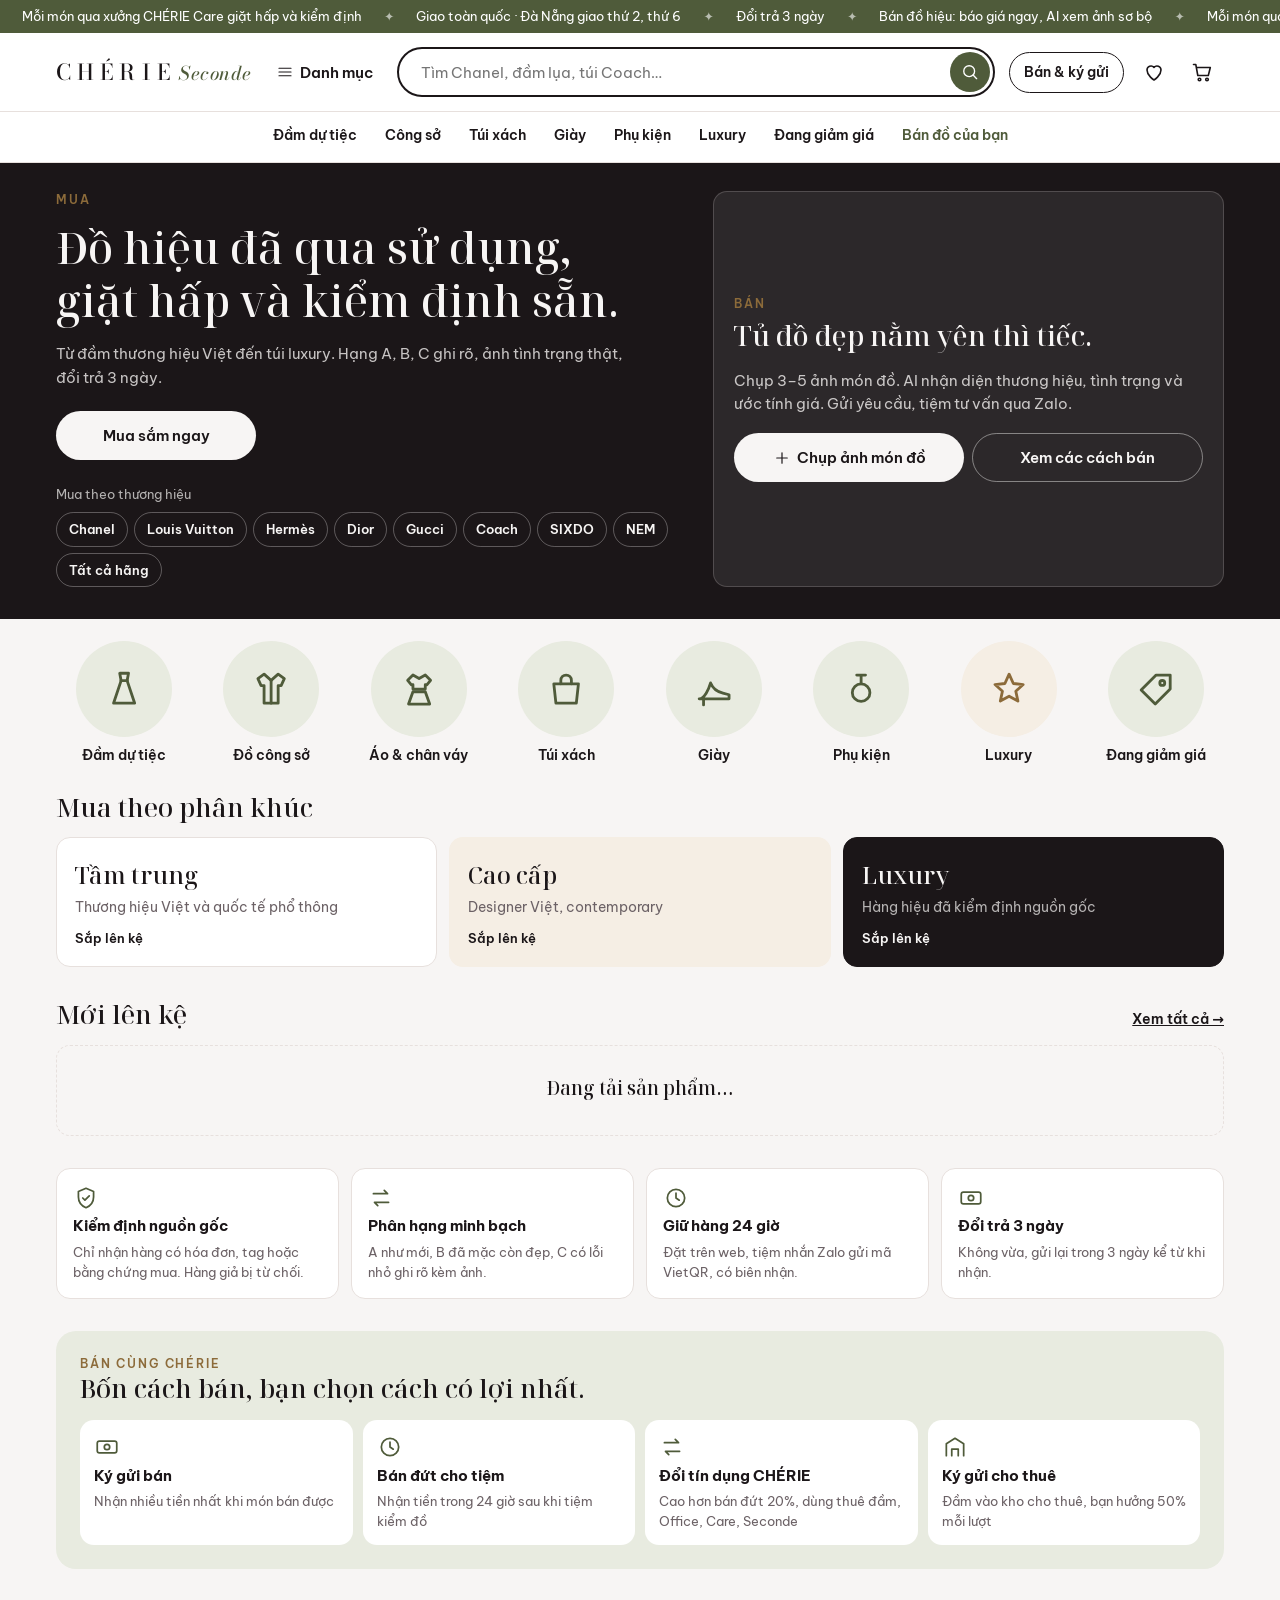
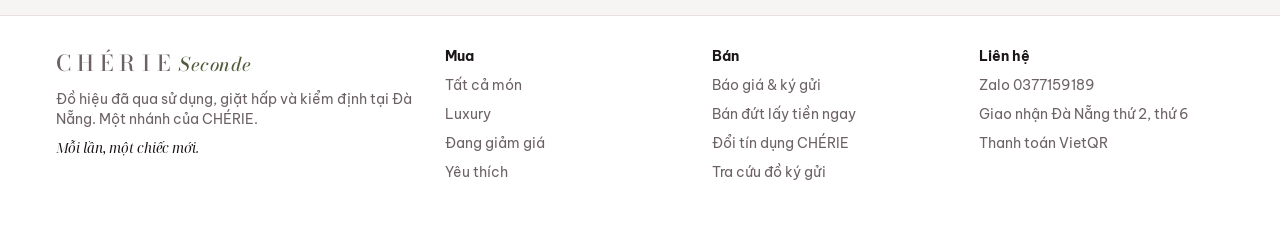
<file: index.html>
<!doctype html>
<html lang="vi">
<head>
<meta charset="utf-8">
<meta name="viewport" content="width=device-width,initial-scale=1,viewport-fit=cover">
<meta name="theme-color" content="#4F5B3A">
<link rel="preconnect" href="https://fonts.googleapis.com"><link rel="preconnect" href="https://fonts.gstatic.com" crossorigin>
<link rel="stylesheet" href="https://fonts.googleapis.com/css2?family=Bodoni+Moda:ital,opsz,wght@0,6..96,400..600;1,6..96,400&family=Noto+Serif+Display:ital,wght@0,400..600;1,400&family=Be+Vietnam+Pro:wght@400;500;600;700&display=swap">
<title>CHÉRIE Seconde · Đầm hiệu secondhand và ký gửi</title>
<meta name="description" content="Đầm thương hiệu Việt và hàng hiệu secondhand đã giặt hấp, phân hạng A/B/C rõ ràng, ảnh tình trạng thật. Giao toàn quốc, đổi trả 3 ngày. Nhận ký gửi đồ hiệu tại Đà Nẵng.">
<meta property="og:title" content="CHÉRIE Seconde">
<meta property="og:description" content="Đầm đẹp đã qua một mùa tiệc, giá chỉ bằng một phần. Ký gửi đồ hiệu cùng CHÉRIE.">
<meta property="og:url" content="https://2hand.cherie.io.vn/">
<link rel="canonical" href="https://2hand.cherie.io.vn/">
<link rel="stylesheet" href="seconde.css?v=11">
</head>
<body>
<div id="app"></div>
<div id="sheet" class="sheet" hidden><div class="in" id="sheetIn"></div></div>
<div id="toast" class="toast" hidden role="status"></div>
<script>window.SC_MODE="shop";</script>
<script src="config.js?v=2"></script>
<script src="api.js?v=2"></script>
<script src="app.js?v=13"></script>
</body>
</html>
</file>
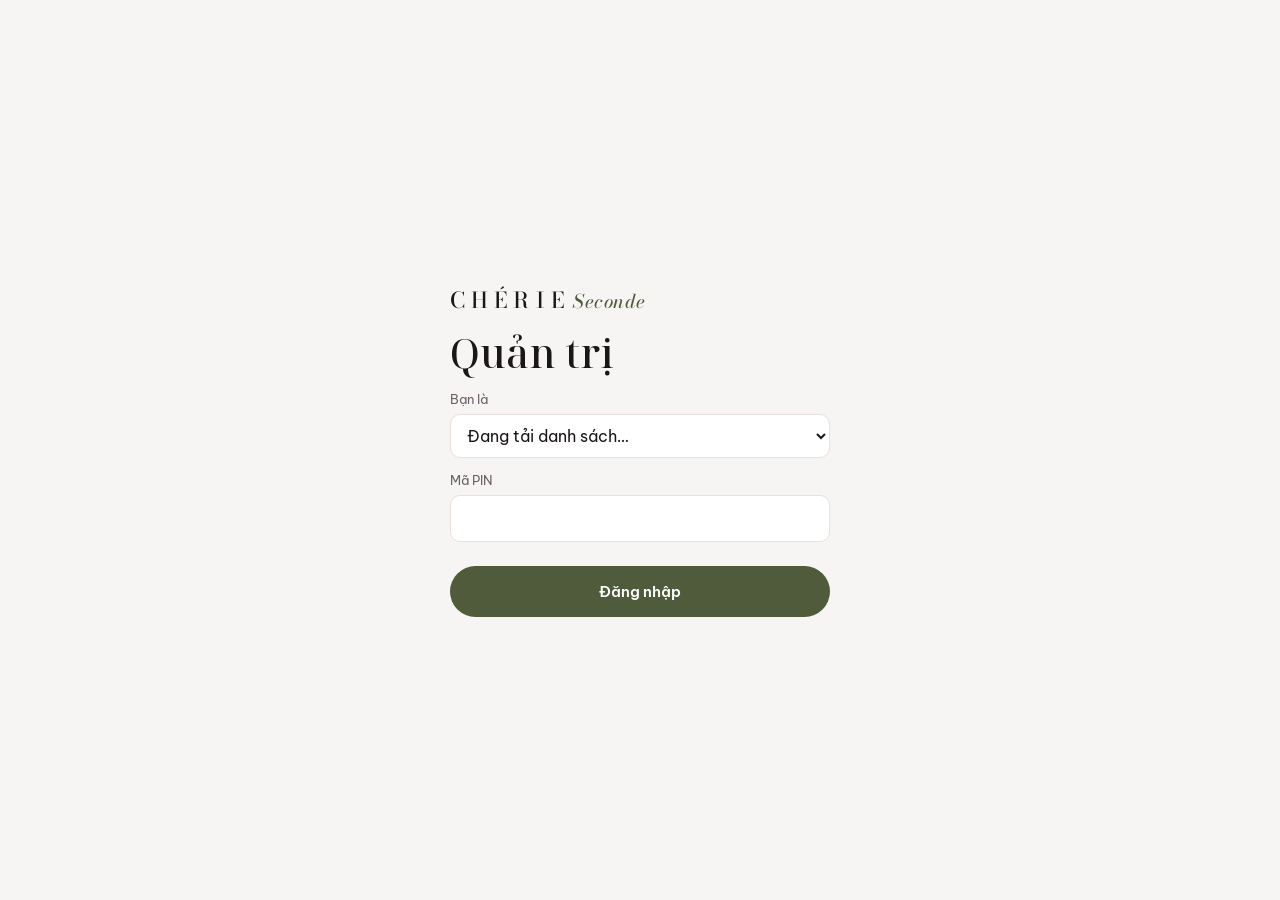
<file: quanly/index.html>
<!doctype html>
<html lang="vi">
<head>
<meta charset="utf-8">
<meta name="viewport" content="width=device-width,initial-scale=1,viewport-fit=cover">
<meta name="theme-color" content="#4F5B3A">
<link rel="preconnect" href="https://fonts.googleapis.com"><link rel="preconnect" href="https://fonts.gstatic.com" crossorigin>
<link rel="stylesheet" href="https://fonts.googleapis.com/css2?family=Bodoni+Moda:ital,opsz,wght@0,6..96,400..600;1,6..96,400&family=Noto+Serif+Display:ital,wght@0,400..600;1,400&family=Be+Vietnam+Pro:wght@400;500;600;700&display=swap">
<meta name="robots" content="noindex,nofollow">
<title>Quản trị · CHÉRIE Seconde</title>
<link rel="stylesheet" href="../seconde.css?v=11">
</head>
<body>
<div id="app"></div>
<div id="sheet" class="sheet" hidden><div class="in" id="sheetIn"></div></div>
<div id="toast" class="toast" hidden role="status"></div>
<script>window.SC_MODE="adm";</script>
<script src="../config.js?v=2"></script>
<script src="../api.js?v=2"></script>
<script src="../app.js?v=13"></script>
</body>
</html>
</file>
<file: seconde.css>
/* Màu riêng Seconde: rêu #4F5B3A (tối #9DB08A), nền nhạt #E8EBE0 — theo Tóm tắt – Seconde. Biến vẫn tên --wine để khớp code cũ. */
/* Hai giao diện tách rời trong cùng kho dữ liệu: Cửa hàng (khách) và Quản trị (#quan-tri, nhân viên).
   Cửa hàng: lưới sản phẩm 2 cột trên điện thoại, giỏ hàng trượt. Quản trị: thanh bên trên máy tính, thanh dưới trên điện thoại. */
:root{
  --bg:#F7F5F4;--surface:#FFFFFF;--ink:#1B1618;--muted:#6C6266;--line:#E7E0DD;--soft:#F1ECEA;
  --wine:#4F5B3A;--wine-ink:#FFFFFF;--wine-soft:#E8EBE0;--gold:#8C6B3A;--gold-soft:#F5EEE4;
  --ok:#2F6B4F;--ok-soft:#E4F0E9;--warn:#985A0C;--warn-soft:#FBEEDA;--bad:#A3263A;--bad-soft:#F9E2E6;--info:#36556E;--info-soft:#E5EDF3;
  --display:'Noto Serif Display','Bodoni Moda',Georgia,serif;--brand:'Bodoni Moda',Didot,Georgia,serif;--body:'Be Vietnam Pro',system-ui,-apple-system,'Segoe UI',sans-serif;
  --r:14px;--r-sm:10px;--shadow:0 1px 2px rgba(27,22,24,.06),0 8px 24px rgba(27,22,24,.06);
}
@media (prefers-color-scheme:dark){:root:not([data-theme="light"]){
  --bg:#141011;--surface:#1E1819;--ink:#F2ECEA;--muted:#B0A4A8;--line:#382D30;--soft:#2A2124;
  --wine:#9DB08A;--wine-ink:#141A0F;--wine-soft:#262C1E;--gold:#D4B37E;--gold-soft:#32281B;
  --ok:#90CDAF;--ok-soft:#1D3128;--warn:#E9B66C;--warn-soft:#382A16;--bad:#F29CA9;--bad-soft:#3D1E24;--info:#9EC1DC;--info-soft:#1C2A35;
  --shadow:0 1px 2px rgba(0,0,0,.3),0 8px 24px rgba(0,0,0,.25);color-scheme:dark}}
:root[data-theme="dark"]{
  --bg:#141011;--surface:#1E1819;--ink:#F2ECEA;--muted:#B0A4A8;--line:#382D30;--soft:#2A2124;
  --wine:#9DB08A;--wine-ink:#141A0F;--wine-soft:#262C1E;--gold:#D4B37E;--gold-soft:#32281B;
  --ok:#90CDAF;--ok-soft:#1D3128;--warn:#E9B66C;--warn-soft:#382A16;--bad:#F29CA9;--bad-soft:#3D1E24;--info:#9EC1DC;--info-soft:#1C2A35;
  --shadow:0 1px 2px rgba(0,0,0,.3),0 8px 24px rgba(0,0,0,.25);color-scheme:dark}
*{box-sizing:border-box}
[hidden]{display:none!important}
html,body{background:var(--bg);color:var(--ink)}
body{font:15px/1.55 var(--body);margin:0}
body::before{content:"";position:fixed;inset:0 0 auto;height:env(safe-area-inset-top,0px);z-index:40;background:var(--bg)}
h1,h2,h3{font-family:var(--display);font-weight:500;text-wrap:balance;margin:0;line-height:1.2}
h1{font-size:clamp(26px,5.5vw,40px)}h2{font-size:clamp(21px,4vw,26px)}h3{font-size:18px}
a{color:inherit}
.gut{padding-left:max(16px,env(safe-area-inset-left,0px));padding-right:max(16px,env(safe-area-inset-right,0px))}
.max{max-width:1200px;margin:0 auto}
.num{font-variant-numeric:tabular-nums}
.muted{color:var(--muted)}.small{font-size:13px}
.eyebrow{font-size:11.5px;letter-spacing:.16em;text-transform:uppercase;color:var(--gold);font-weight:600}
.row{display:flex;flex-wrap:wrap;gap:8px;align-items:center}
.stack{display:flex;flex-direction:column;gap:12px}
.btn{display:inline-flex;align-items:center;justify-content:center;gap:6px;border:0;border-radius:999px;padding:11px 18px;font:inherit;font-weight:600;cursor:pointer;background:var(--ink);color:var(--bg);text-decoration:none;white-space:nowrap}
.btn.wine{background:var(--wine);color:var(--wine-ink)}
.btn.line{background:transparent;color:var(--ink);border:1px solid var(--line)}
.btn.soft{background:var(--soft);color:var(--ink)}
.btn.sm{padding:7px 12px;font-size:13px}
.btn.block{width:100%}
.btn[disabled]{opacity:.45;cursor:not-allowed}
button:focus-visible,a:focus-visible,input:focus-visible,select:focus-visible,textarea:focus-visible{outline:2px solid var(--gold);outline-offset:2px}
input,select,textarea{font:inherit;font-size:16px;color:var(--ink);background:var(--surface);border:1px solid var(--line);border-radius:var(--r-sm);padding:10px 12px;width:100%;min-width:0}
textarea{min-height:84px;resize:vertical}
label.f{display:flex;flex-direction:column;gap:5px;font-size:13px;color:var(--muted);min-width:0}
.g2{display:grid;grid-template-columns:repeat(auto-fit,minmax(min(100%,220px),1fr));gap:12px}
.chip{border:1px solid var(--line);background:var(--surface);color:var(--ink);border-radius:999px;padding:7px 13px;font:inherit;font-size:13.5px;cursor:pointer;white-space:nowrap}
.chip[aria-pressed="true"]{background:var(--ink);color:var(--bg);border-color:var(--ink)}
.chips{display:flex;gap:6px;overflow-x:auto;padding-bottom:2px;scrollbar-width:none}
.chips::-webkit-scrollbar{display:none}
.pill{display:inline-flex;align-items:center;gap:4px;border-radius:999px;padding:2px 9px;font-size:11.5px;font-weight:600;background:var(--soft);color:var(--ink);white-space:nowrap}
.pill.A,.pill.ok{background:var(--ok-soft);color:var(--ok)}
.pill.B{background:var(--gold-soft);color:var(--gold)}
.pill.C,.pill.wine{background:var(--wine-soft);color:var(--wine)}
.pill.warn{background:var(--warn-soft);color:var(--warn)}
.pill.bad{background:var(--bad-soft);color:var(--bad)}
.pill.info{background:var(--info-soft);color:var(--info)}
.pill.sale{background:var(--wine);color:var(--wine-ink)}
.card{background:var(--surface);border:1px solid var(--line);border-radius:var(--r);padding:16px;min-width:0}
.empty{border:1px dashed var(--line);border-radius:var(--r);padding:28px 18px;text-align:center;color:var(--muted)}
.empty b{display:block;color:var(--ink);font-family:var(--display);font-weight:500;font-size:19px;margin-bottom:4px}
.banner{border-radius:var(--r-sm);padding:10px 12px;font-size:13.5px;background:var(--gold-soft)}
.banner.bad{background:var(--bad-soft)}.banner.ok{background:var(--ok-soft)}.banner.info{background:var(--info-soft)}
.ph{aspect-ratio:3/4;width:100%;max-width:100%;border-radius:var(--r);background:linear-gradient(160deg,var(--gold-soft),var(--soft));overflow:hidden;position:relative;display:flex;align-items:center;justify-content:center}
.ph img{width:100%;height:100%;object-fit:cover;display:block}
.ph .mono{font-family:var(--display);font-size:clamp(16px,3.5vw,22px);letter-spacing:.22em;color:var(--gold);text-align:center;padding:12px}
.toast{position:fixed;left:50%;transform:translateX(-50%);bottom:calc(84px + env(safe-area-inset-bottom,0px));z-index:60;background:var(--ink);color:var(--bg);padding:10px 16px;border-radius:999px;font-size:14px;max-width:calc(100% - 32px);box-shadow:var(--shadow)}
.sheet{position:fixed;inset:0;z-index:50;background:rgba(18,10,13,.5);display:flex;align-items:flex-end;justify-content:center}
.sheet>.in{background:var(--bg);width:100%;max-width:760px;max-height:92%;overflow:auto;border-radius:22px 22px 0 0;padding:18px max(16px,env(safe-area-inset-right,0px)) calc(22px + env(safe-area-inset-bottom,0px)) max(16px,env(safe-area-inset-left,0px));display:flex;flex-direction:column;gap:14px}
.sheet.side{justify-content:flex-end;align-items:stretch}
.sheet.side>.in{max-width:440px;max-height:none;height:100%;border-radius:0;padding-top:calc(18px + env(safe-area-inset-top,0px))}
@media (min-width:760px){.sheet:not(.side){align-items:center}.sheet:not(.side)>.in{border-radius:22px}}
@media (max-width:759px){.sheet.side{align-items:flex-end}.sheet.side>.in{height:auto;max-height:92%;max-width:none;border-radius:22px 22px 0 0;padding-top:18px}}
.x{margin-left:auto;background:transparent;border:0;font-size:26px;color:var(--muted);cursor:pointer;line-height:1;padding:4px 8px}
.tbl{overflow-x:auto;border:1px solid var(--line);border-radius:var(--r);background:var(--surface)}
table{border-collapse:collapse;width:100%;font-size:13.5px}
th,td{text-align:left;padding:10px;border-bottom:1px solid var(--line);vertical-align:top}
th{font-size:11.5px;letter-spacing:.08em;text-transform:uppercase;color:var(--muted);font-weight:600;white-space:nowrap}
tr:last-child td{border-bottom:0}
.r{text-align:right}
@media (prefers-reduced-motion:no-preference){.sheet>.in{animation:up .22s ease-out}@keyframes up{from{transform:translateY(20px);opacity:.6}to{transform:none;opacity:1}}}

/* ============ CỬA HÀNG (kiểu sàn, tham khảo bố cục Etsy) ============ */
.annc{background:var(--wine);color:var(--wine-ink);font-size:12.5px;overflow:hidden;white-space:nowrap;padding-block:7px}
.annc .track{display:inline-flex;gap:22px;align-items:center;padding-left:22px;animation:chay 38s linear infinite;will-change:transform}
.annc .track i{font-style:normal;opacity:.6}
@keyframes chay{from{transform:translateX(0)}to{transform:translateX(-50%)}}
.annc:hover .track{animation-play-state:paused}
@media (prefers-reduced-motion:reduce){.annc .track{animation:none}}
.shead{position:sticky;top:env(safe-area-inset-top,0px);z-index:30;background:var(--surface);border-bottom:1px solid var(--line)}
.shead .in{display:flex;align-items:center;gap:14px;padding-block:14px}
.word{font-family:var(--brand);font-size:22px;letter-spacing:.28em;font-weight:500;white-space:nowrap;text-decoration:none;color:var(--ink)}
.word em{font-style:italic;letter-spacing:.03em;color:var(--wine);font-size:19px;margin-left:3px}
.catbtn{display:inline-flex;align-items:center;gap:6px;border:0;background:transparent;color:var(--ink);font:inherit;font-weight:600;padding:8px 10px;border-radius:999px;cursor:pointer;white-space:nowrap}
.catbtn:hover{background:var(--soft)}
.ssearch{flex:1;min-width:0;display:flex;align-items:center;border:2px solid var(--ink);border-radius:999px;background:var(--surface);padding:3px 3px 3px 16px}
.ssearch input{border:0;padding:8px 6px;background:transparent;font-size:15px;outline:none}
.ssearch input:focus-visible{outline:none}
.ssearch:focus-within{box-shadow:0 0 0 3px var(--wine-soft)}
.ssearch button{flex:none;width:40px;height:40px;border-radius:999px;border:0;background:var(--wine);color:var(--wine-ink);display:flex;align-items:center;justify-content:center;cursor:pointer}
.ssearch button .ico{width:20px;height:20px}
.sact{display:flex;align-items:center;gap:4px}
.sellbtn{white-space:nowrap;text-decoration:none;font-weight:600;font-size:14px;padding:9px 14px;border-radius:999px;border:1.5px solid var(--ink);color:var(--ink);margin-right:4px}
.sellbtn:hover{background:var(--ink);color:var(--bg)}
.icbtn{position:relative;display:inline-flex;align-items:center;justify-content:center;width:44px;height:44px;border-radius:999px;border:0;background:transparent;color:var(--ink);cursor:pointer;text-decoration:none}
.icbtn:hover{background:var(--soft)}
.icbtn .ico{width:24px;height:24px}
.icbtn b{position:absolute;top:2px;right:2px;min-width:18px;height:18px;border-radius:999px;background:var(--wine);color:var(--wine-ink);font-size:11px;display:flex;align-items:center;justify-content:center;padding:0 4px}
.subnav-w{border-top:1px solid var(--line)}
.subnav{display:flex;justify-content:center;gap:4px;overflow-x:auto;scrollbar-width:none;padding-block:4px}
.subnav::-webkit-scrollbar{display:none}
.subnav a{padding:9px 12px;text-decoration:none;font-weight:600;font-size:14px;color:var(--ink);white-space:nowrap;border-bottom:2px solid transparent}
.subnav a:hover,.subnav a[aria-current="page"]{border-bottom-color:var(--ink)}
.subnav a.sell{color:var(--wine)}
@media (max-width:899px){
  .shead .in{flex-wrap:wrap;gap:8px 10px;padding-block:10px}
  .catbtn span,.sellbtn{display:none}
  .word{font-size:19px;margin-right:auto;order:-1}
  .catbtn{order:-2;padding:8px}
  .ssearch{order:5;flex-basis:100%}
  .subnav{justify-content:flex-start}
}
/* dải hai nhiệm vụ */
.band{background:var(--ink);color:var(--bg);padding-block:30px 72px}
.band.slim{padding-block:30px}
.band .eyebrow{color:var(--gold)}
.band h1{font-size:clamp(28px,4.4vw,44px);margin-top:6px}
.band p{color:color-mix(in srgb,var(--bg) 78%,transparent);max-width:58ch;margin:10px 0 0}
.duo{display:grid;grid-template-columns:1.25fr 1fr;gap:18px;align-items:stretch}
@media (max-width:820px){.duo{grid-template-columns:1fr}}
.mission{display:flex;flex-direction:column;gap:6px;justify-content:center}
.mission .row{margin-top:14px}
.mission.sell{background:color-mix(in srgb,var(--bg) 8%,transparent);border:1px solid color-mix(in srgb,var(--bg) 18%,transparent);border-radius:var(--r);padding:20px}
.mission.sell h2{font-size:clamp(22px,3vw,28px)}
.qq{display:grid;grid-template-columns:1fr 1fr auto;gap:8px;margin-top:12px}
@media (max-width:520px){.qq{grid-template-columns:1fr}}
.qq input{background:var(--surface);color:var(--ink);border-color:transparent}
.btn.light{background:var(--bg);color:var(--ink)}
.btn.ghost{background:transparent;color:var(--bg);border:1px solid color-mix(in srgb,var(--bg) 40%,transparent)}
/* vòng tròn danh mục, đè lên mép dải tối */
.cats{display:grid;grid-template-columns:repeat(8,minmax(0,1fr));gap:12px;margin-top:-48px;position:relative}
@media (max-width:899px){.cats{grid-template-columns:repeat(4,minmax(0,1fr));margin-top:-40px}}
.cat{display:flex;flex-direction:column;align-items:center;gap:8px;text-decoration:none;color:var(--ink);font-weight:600;font-size:13.5px;text-align:center}
.circ{width:100%;max-width:120px;aspect-ratio:1;border-radius:999px;background:var(--wine-soft);border:4px solid var(--bg);display:flex;align-items:center;justify-content:center;color:var(--wine);transition:transform .15s}
.circ.lux{background:var(--gold-soft);color:var(--gold)}
.cat:hover .circ{transform:translateY(-3px)}
.cico{width:44%;height:44%}
.cico.sm{width:26px;height:26px;flex:none}
.sect{padding-block:26px 6px}
.sh{display:flex;align-items:baseline;justify-content:space-between;gap:12px;margin-bottom:14px}
.sh a{font-weight:600;font-size:14px;color:var(--ink)}
.tiers3{display:grid;grid-template-columns:repeat(3,minmax(0,1fr));gap:12px}
@media (max-width:720px){.tiers3{grid-template-columns:1fr}}
.tier{display:flex;flex-direction:column;gap:4px;text-decoration:none;color:var(--ink);border-radius:var(--r);padding:18px;background:var(--surface);border:1px solid var(--line);min-height:120px;justify-content:flex-end}
.tier b{font-family:var(--display);font-weight:500;font-size:24px}
.tier span{color:var(--muted);font-size:13.5px}
.tier em{font-style:normal;font-weight:600;font-size:13px;margin-top:6px}
.tier.luxury{background:var(--ink);color:var(--bg);border-color:var(--ink)}
.tier.luxury span{color:color-mix(in srgb,var(--bg) 70%,transparent)}
.tier.caocap{background:var(--gold-soft);border-color:transparent}
.tier:hover{box-shadow:var(--shadow)}
/* lưới sản phẩm */
.grid{display:grid;grid-template-columns:repeat(4,minmax(0,1fr));gap:24px 18px;padding-block:4px 20px}
@media (max-width:1000px){.grid{grid-template-columns:repeat(3,minmax(0,1fr))}}
@media (max-width:680px){.grid{grid-template-columns:repeat(2,minmax(0,1fr));gap:18px 10px}}
.pcard{display:flex;flex-direction:column;gap:4px;min-width:0}
.pcard .media{position:relative}
.pcard .imgbtn{display:block;border-radius:var(--r);overflow:hidden}
.pcard .imgbtn .ph{border-radius:var(--r);transition:transform .25s}
.pcard:hover .imgbtn .ph{transform:scale(1.02)}
.heart{position:absolute;right:8px;top:8px;width:36px;height:36px;border-radius:999px;border:0;background:var(--surface);color:var(--ink);display:flex;align-items:center;justify-content:center;cursor:pointer;box-shadow:0 1px 4px rgba(0,0,0,.15)}
.heart .ico{width:19px;height:19px}
.heart[aria-pressed="true"]{color:var(--bad)}
.heart[aria-pressed="true"] .ico{fill:currentColor}
.heart.big{width:44px;height:44px;right:12px;top:12px}
.tag{position:absolute;left:8px;bottom:8px;font-size:11.5px;font-weight:700;padding:4px 9px;border-radius:999px;background:var(--surface);color:var(--ink)}
.tag.lux{background:var(--ink);color:var(--bg)}
.tag.sale{background:var(--wine);color:var(--wine-ink)}
.tag.static{position:static;align-self:flex-start}
.pcard .nm{font-size:14.5px;line-height:1.35;color:var(--ink);text-decoration:none;white-space:nowrap;overflow:hidden;text-overflow:ellipsis;margin-top:6px}
.pcard .nm:hover{text-decoration:underline}
.seller{font-size:12.5px;color:var(--muted)}
.hg{font-weight:600}.hg.A{color:var(--ok)}.hg.B{color:var(--gold)}.hg.C{color:var(--wine)}
.price{display:flex;gap:6px;align-items:baseline;flex-wrap:wrap}
.price b{font-weight:700;font-size:16px}
.price s{color:var(--muted);font-size:12.5px}
.price .off{font-size:12.5px;color:var(--muted)}
.save{color:var(--ok);font-weight:600}
.why{display:grid;grid-template-columns:repeat(4,minmax(0,1fr));gap:12px}
@media (max-width:820px){.why{grid-template-columns:repeat(2,minmax(0,1fr))}}
.why div{background:var(--surface);border:1px solid var(--line);border-radius:var(--r);padding:16px;font-size:13px;color:var(--muted);display:flex;flex-direction:column;gap:4px}
.why b{color:var(--ink);font-size:14.5px}
.wico{width:26px;height:26px;color:var(--wine);flex:none}
.sellband{background:var(--wine-soft);border-radius:calc(var(--r) + 6px);padding:24px;display:flex;flex-direction:column;gap:16px}
.sellband.slim{flex-direction:row;align-items:center;justify-content:space-between;flex-wrap:wrap;padding:18px 22px}
.ways{display:grid;grid-template-columns:repeat(4,minmax(0,1fr));gap:10px}
@media (max-width:820px){.ways{grid-template-columns:repeat(2,minmax(0,1fr))}}
.ways a{background:var(--surface);border-radius:var(--r);padding:14px;text-decoration:none;color:var(--muted);font-size:13px;display:flex;flex-direction:column;gap:4px}
.ways b{color:var(--ink);font-size:15px}
.ways a:hover{box-shadow:var(--shadow)}
/* trang Mua */
.mhead{padding-top:18px}
.mhead h1{margin-top:6px}
.mhead p{margin:4px 0 0}
.crumb{font-size:13px;color:var(--muted)}
.crumb a{color:var(--muted)}
.filters{position:sticky;top:calc(env(safe-area-inset-top,0px) + var(--hh,120px));z-index:20;background:var(--bg);display:flex;gap:8px;align-items:center;overflow-x:auto;scrollbar-width:none;padding-block:12px}
.filters::-webkit-scrollbar{display:none}
.grow{flex:1}
.chipsel{position:relative;flex:none}
.chipsel select{appearance:none;-webkit-appearance:none;border:1px solid var(--line);background:var(--surface);border-radius:999px;padding:8px 32px 8px 14px;font-size:14px;font-weight:600;cursor:pointer;width:auto}
.chipsel::after{content:"";position:absolute;right:13px;top:50%;width:6px;height:6px;border-right:2px solid currentColor;border-bottom:2px solid currentColor;transform:translateY(-70%) rotate(45deg);pointer-events:none}
.chipsel.on select{background:var(--ink);color:var(--bg);border-color:var(--ink)}
.chipsel.on::after{color:var(--bg)}
.sr{position:absolute;width:1px;height:1px;overflow:hidden;clip:rect(0 0 0 0)}
.chip{flex:none;font-weight:600}
.chip.on{background:var(--soft);border-color:var(--soft)}
.mtags{display:flex;flex-wrap:wrap;gap:6px;align-items:center;margin-bottom:8px}
.mtags:empty{display:none}
.linkbtn{border:0;background:none;color:var(--ink);font:inherit;font-size:13.5px;text-decoration:underline;cursor:pointer;padding:6px}
/* trang sản phẩm */
.sp{padding-top:14px}
.spgrid{display:grid;grid-template-columns:minmax(0,1.35fr) minmax(300px,1fr);gap:32px;margin-top:12px;align-items:start}
@media (max-width:880px){.spgrid{grid-template-columns:1fr;gap:18px}}
.gallery{display:flex;gap:10px}
.thumbs-v{display:flex;flex-direction:column;gap:8px;width:64px;flex:none;max-height:640px;overflow-y:auto}
.thumbs-v button{all:unset;cursor:pointer;border-radius:8px;overflow:hidden;aspect-ratio:1;border:2px solid transparent;box-sizing:border-box}
.thumbs-v button[aria-pressed="true"]{border-color:var(--ink)}
.thumbs-v img{width:100%;height:100%;object-fit:cover;display:block}
@media (max-width:880px){.gallery{flex-direction:column-reverse}.thumbs-v{flex-direction:row;width:auto;max-height:none;overflow-x:auto}.thumbs-v button{width:58px;flex:none}}
.mainimg{position:relative;flex:1;min-width:0;border-radius:var(--r);overflow:hidden;background:var(--soft)}
.mainimg img{width:100%;aspect-ratio:4/5;object-fit:cover;display:block}
.mainimg .ph{border-radius:0}
.mainimg .nav{position:absolute;top:50%;transform:translateY(-50%);width:42px;height:42px;border-radius:999px;border:0;background:var(--surface);color:var(--ink);display:flex;align-items:center;justify-content:center;cursor:pointer;box-shadow:var(--shadow)}
.mainimg .nav.l{left:12px}.mainimg .nav.r{right:12px}
.buybox{display:flex;flex-direction:column;gap:12px;position:sticky;top:calc(var(--hh,120px) + 16px)}
@media (max-width:880px){.buybox{position:static}}
.sptitle{font-size:clamp(24px,3vw,30px)}
.bigprice{font-size:28px;font-weight:700}
.policy{border:1px solid var(--line);border-radius:var(--r);background:var(--surface)}
.policy div{display:flex;justify-content:space-between;gap:12px;padding:10px 14px;border-bottom:1px solid var(--line);font-size:13.5px}
.policy div:last-child{border:0}
.policy span{color:var(--muted)}
.policy b{text-align:right;font-weight:600}
.hl h3{font-family:var(--body);font-weight:700;font-size:15px;margin-bottom:6px}
.hl ul{list-style:none;margin:0;padding:0}
.hl li{display:flex;justify-content:space-between;gap:12px;padding:6px 0;border-bottom:1px dashed var(--line);font-size:14px}
.hl li span{color:var(--muted)}
.hl p{margin:0;line-height:1.6}
.lo{color:var(--wine)}
.btn.block{width:100%;padding:14px}
/* trang Bán */
.sellgrid{display:grid;grid-template-columns:minmax(0,1.6fr) minmax(260px,1fr);gap:22px;padding-block:22px 30px;align-items:start}
@media (max-width:900px){.sellgrid{grid-template-columns:1fr}}
.sellside{position:sticky;top:calc(var(--hh,120px) + 16px)}
@media (max-width:900px){.sellside{position:static}}
.stp{display:flex;align-items:center;gap:10px}
.stp span{width:30px;height:30px;border-radius:999px;background:var(--ink);color:var(--bg);display:flex;align-items:center;justify-content:center;font-weight:700;flex:none}
.stp h2{font-size:21px}
.choose3{display:grid;grid-template-columns:repeat(3,minmax(0,1fr));gap:8px;margin-top:6px}
@media (max-width:560px){.choose3{grid-template-columns:1fr}}
.choose3 button,.offer{all:unset;box-sizing:border-box;cursor:pointer;background:var(--surface);border:1.5px solid var(--line);border-radius:var(--r);padding:12px;display:flex;flex-direction:column;gap:3px;color:var(--ink)}
.choose3 button span{font-size:12.5px;color:var(--muted)}
.choose3 button[aria-pressed="true"],.offer[aria-pressed="true"]{border-color:var(--wine);background:var(--wine-soft);box-shadow:0 0 0 1px var(--wine)}
.choose3 button:focus-visible,.offer:focus-visible{outline:2px solid var(--gold);outline-offset:2px}
.offers{display:grid;grid-template-columns:repeat(2,minmax(0,1fr));gap:10px}
@media (max-width:560px){.offers{grid-template-columns:1fr}}
.offer .ohead{display:flex;justify-content:space-between;align-items:center;gap:8px}
.offer .badge{font-size:11px;font-weight:700;background:var(--soft);padding:3px 8px;border-radius:999px}
.offer[aria-pressed="true"] .badge{background:var(--wine);color:var(--wine-ink)}
.offer b{font-size:15.5px;margin-top:4px}
.offer .amt{font-size:20px;font-weight:700;letter-spacing:-.01em}
.offer[disabled]{opacity:.5;cursor:not-allowed}
.empty.slim{padding:16px}
.linkcard{text-decoration:none;color:var(--ink);display:flex;flex-direction:column;gap:2px}
/* chung */
.gal{display:flex;gap:8px;overflow-x:auto;scroll-snap-type:x mandatory}
.gal .ph{flex:0 0 min(78%,320px);scroll-snap-align:start}
.cline{display:grid;grid-template-columns:64px 1fr auto;gap:10px;align-items:center;border-bottom:1px solid var(--line);padding-bottom:10px}
.cline .ph{border-radius:8px}
.tiers{display:flex;flex-direction:column}
.tiers div{display:flex;justify-content:space-between;gap:10px;border-bottom:1px solid var(--line);padding-block:8px}
.tiers div:last-child{border:0}
.menudm{display:grid;grid-template-columns:1fr;gap:4px}
.menudm a{display:flex;align-items:center;gap:12px;padding:10px;border-radius:10px;text-decoration:none;color:var(--ink);font-weight:600}
.menudm a:hover{background:var(--soft)}
.menudm small{display:block;font-weight:400;color:var(--muted);font-size:12.5px}
.sfoot2{margin-top:40px;background:var(--surface);border-top:1px solid var(--line);padding-block:30px 44px;font-size:13.5px}
.fcols{display:grid;grid-template-columns:1.5fr 1fr 1fr 1fr;gap:22px}
@media (max-width:760px){.fcols{grid-template-columns:1fr 1fr}}
.fcols div{display:flex;flex-direction:column;gap:8px;color:var(--muted)}
.fcols b{color:var(--ink)}
.fcols a{color:var(--muted);text-decoration:none}
.fcols a:hover{color:var(--ink);text-decoration:underline}
.fcols p{margin:0}
.tag2{font-family:var(--display);font-style:italic;color:var(--ink)}

/* ============ QUẢN TRỊ ============ */
.adm{display:grid;grid-template-columns:232px minmax(0,1fr);min-height:100%}
.aside{position:sticky;top:env(safe-area-inset-top,0px);height:100vh;align-self:start;border-right:1px solid var(--line);background:var(--surface);display:flex;flex-direction:column;gap:4px;padding:18px 12px}
.aside .word{font-size:19px;padding:4px 10px 14px}
.aside a{display:flex;align-items:center;gap:10px;padding:10px 12px;border-radius:10px;text-decoration:none;color:var(--muted);font-weight:500}
.aside a[aria-current="page"]{background:var(--soft);color:var(--ink)}
.aside a .cnt{margin-left:auto}
.aside .foot{margin-top:auto;font-size:12px;color:var(--muted);padding:10px}
.amain{min-width:0;padding-block:0 calc(90px + env(safe-area-inset-bottom,0px))}
.atop{position:sticky;top:env(safe-area-inset-top,0px);z-index:25;background:var(--bg);border-bottom:1px solid var(--line)}
.atop .in{display:flex;align-items:center;gap:12px;padding-block:12px;flex-wrap:wrap}
.atop h1{font-size:24px}
.atop .q{flex:1 1 220px;max-width:420px;margin-left:auto;position:relative}
.atop .q input{border-radius:999px;padding:9px 14px;background:var(--surface)}
.qres{position:absolute;left:0;right:0;top:calc(100% + 6px);background:var(--surface);border:1px solid var(--line);border-radius:var(--r);box-shadow:var(--shadow);max-height:60vh;overflow:auto;z-index:30}
.qres button{all:unset;display:flex;gap:10px;align-items:center;width:100%;box-sizing:border-box;padding:10px 12px;cursor:pointer;border-bottom:1px solid var(--line)}
.qres button:hover,.qres button:focus-visible{background:var(--soft)}
.abody{display:flex;flex-direction:column;gap:18px;padding-block:18px}
.bnav{display:none}
@media (max-width:899px){
  .adm{grid-template-columns:minmax(0,1fr)}
  .aside{display:none}
  .bnav{display:grid;grid-template-columns:repeat(5,1fr);position:fixed;left:0;right:0;bottom:0;z-index:30;background:var(--surface);border-top:1px solid var(--line);padding:6px max(6px,env(safe-area-inset-right,0px)) calc(6px + env(safe-area-inset-bottom,0px)) max(6px,env(safe-area-inset-left,0px))}
  .bnav a{display:flex;flex-direction:column;align-items:center;gap:2px;text-decoration:none;color:var(--muted);font-size:11px;font-weight:600;padding:4px 2px;position:relative}
  .bnav a svg{width:22px;height:22px}
  .bnav a[aria-current="page"]{color:var(--wine)}
  .bnav a .dot{position:absolute;top:0;right:calc(50% - 18px);min-width:16px;height:16px;border-radius:999px;background:var(--wine);color:var(--wine-ink);font-size:10px;display:flex;align-items:center;justify-content:center;padding:0 4px}
  .bnav a.plus svg{width:30px;height:30px}
}
.ico{width:18px;height:18px;flex:none}
.kpis{display:grid;grid-template-columns:repeat(4,minmax(0,1fr));gap:12px}
@media (max-width:899px){.kpis{grid-template-columns:repeat(2,minmax(0,1fr))}}
.kpi{background:var(--surface);border:1px solid var(--line);border-radius:var(--r);padding:14px;display:flex;flex-direction:column;gap:2px;min-width:0}
.kpi .k{font-size:12.5px;color:var(--muted)}
.kpi .v{font-size:clamp(18px,3.4vw,24px);font-weight:700;letter-spacing:-.01em}
.kpi .s{font-size:12px;color:var(--muted)}
.todo{display:flex;flex-direction:column;gap:8px}
.task{display:grid;grid-template-columns:6px minmax(0,1fr) auto;gap:12px;align-items:center;background:var(--surface);border:1px solid var(--line);border-radius:var(--r);padding:12px 12px 12px 0;overflow:hidden}
.task .bar{align-self:stretch;border-radius:0 4px 4px 0;background:var(--line)}
.task.p1 .bar{background:var(--bad)}.task.p2 .bar{background:var(--warn)}.task.p3 .bar{background:var(--info)}
.task .t{font-weight:600}
.task .d{font-size:13px;color:var(--muted)}
.task .acts{display:flex;gap:6px;flex-wrap:wrap;justify-content:flex-end}
@media (max-width:620px){.task{grid-template-columns:6px minmax(0,1fr)}.task .acts{grid-column:2;justify-content:flex-start}}
.two{display:grid;grid-template-columns:1.4fr 1fr;gap:16px}
@media (max-width:899px){.two{grid-template-columns:1fr}}
.chart svg{width:100%;height:auto;display:block}
.aging{display:flex;height:14px;border-radius:999px;overflow:hidden;background:var(--soft)}
.aging span{display:block;height:100%}
.legend{display:flex;flex-wrap:wrap;gap:6px 14px;font-size:12.5px;color:var(--muted)}
.legend i{display:inline-block;width:10px;height:10px;border-radius:3px;margin-right:5px;vertical-align:-1px}
.seg{display:flex;gap:6px;overflow-x:auto;scrollbar-width:none}
.seg::-webkit-scrollbar{display:none}
.irow{display:grid;grid-template-columns:auto 56px minmax(0,1fr) auto;gap:12px;align-items:center;background:var(--surface);border:1px solid var(--line);border-radius:var(--r);padding:10px 12px;cursor:pointer;text-align:left;font:inherit;color:inherit;width:100%}
.irow .ph{border-radius:8px}
.irow .ttl{font-weight:600;line-height:1.3}
.irow .sub{font-size:12.5px;color:var(--muted);display:flex;gap:6px;flex-wrap:wrap;align-items:center}
.irow .pr{text-align:right;font-weight:700}
.irow .pr small{display:block;font-weight:500;color:var(--muted);font-size:11.5px}
.irow input[type=checkbox]{width:20px;height:20px}
.irow.nosel{grid-template-columns:56px minmax(0,1fr) auto}
@media (max-width:520px){.irow .pr small{display:none}}
.bulk{position:sticky;bottom:calc(76px + env(safe-area-inset-bottom,0px));z-index:15;background:var(--ink);color:var(--bg);border-radius:999px;padding:8px 8px 8px 16px;display:flex;align-items:center;gap:8px;box-shadow:var(--shadow);flex-wrap:wrap}
@media (min-width:900px){.bulk{bottom:16px}}
.bulk .btn{background:var(--bg);color:var(--ink)}
.wiz{display:flex;gap:6px}
.wiz span{flex:1;height:4px;border-radius:999px;background:var(--line)}
.wiz span.on{background:var(--wine)}
.choose{display:grid;grid-template-columns:repeat(3,minmax(0,1fr));gap:10px}
@media (max-width:620px){.choose{grid-template-columns:1fr}}
.choose button{all:unset;box-sizing:border-box;cursor:pointer;background:var(--surface);border:1.5px solid var(--line);border-radius:var(--r);padding:14px;display:flex;flex-direction:column;gap:4px}
.choose button[aria-pressed="true"]{border-color:var(--wine);background:var(--wine-soft)}
.choose b{font-size:15px}.choose span{font-size:13px;color:var(--muted)}
.checks{display:grid;grid-template-columns:repeat(auto-fit,minmax(min(100%,200px),1fr));gap:8px}
.checks label{display:flex;gap:10px;align-items:center;background:var(--surface);border:1px solid var(--line);border-radius:var(--r-sm);padding:10px 12px;font-size:14px;cursor:pointer}
.checks input{width:18px;height:18px;flex:none}
.thumbs{display:grid;grid-template-columns:repeat(auto-fill,minmax(88px,1fr));gap:8px}
.thumbs .t{position:relative}
.thumbs .t button{position:absolute;right:4px;top:4px;border:0;border-radius:999px;background:var(--ink);color:var(--bg);width:24px;height:24px;cursor:pointer;font-size:14px;line-height:1}
.drop{border:1.5px dashed var(--line);border-radius:var(--r);padding:18px;text-align:center;color:var(--muted);cursor:pointer;display:block}
.drop input{display:none}
.ai{background:linear-gradient(135deg,var(--info-soft),var(--wine-soft));border-radius:var(--r);padding:14px;display:flex;flex-direction:column;gap:8px}
.breakdown{display:flex;flex-direction:column;font-size:14px}
.breakdown div{display:flex;justify-content:space-between;gap:12px;padding-block:6px;border-bottom:1px dashed var(--line)}
.breakdown div:last-child{border:0;font-weight:700}
.tl{display:flex;flex-direction:column;gap:0;border-left:2px solid var(--line);margin-left:6px;padding-left:14px}
.tl div{position:relative;padding-block:4px;font-size:13.5px}
.tl div::before{content:"";position:absolute;left:-20px;top:11px;width:10px;height:10px;border-radius:999px;background:var(--surface);border:2px solid var(--wine)}
.tl small{color:var(--muted);margin-right:6px}
.msg{background:var(--soft);border-radius:var(--r-sm);padding:12px;white-space:pre-wrap;font-size:14px}
.ctable .row-chu{cursor:pointer}

/* ===== bản 4: tab Mua/Bán, thương hiệu, quay lại, luồng bán 6 bước ===== */
.hsw{display:none;background:color-mix(in srgb,var(--bg) 10%,transparent);border-radius:999px;padding:4px;margin-bottom:18px;gap:4px}
.hsw button{flex:1;border:0;border-radius:999px;padding:10px;font:inherit;font-weight:600;font-size:14px;color:var(--bg);background:transparent;cursor:pointer}
.hsw button[aria-selected="true"]{background:var(--bg);color:var(--ink)}
@media (max-width:820px){.hsw{display:flex}.duo[data-tab="mua"] .mission.sell,.duo[data-tab="ban"] .mission.buy{display:none}.mission .cta{width:100%}}
.mission .cta{margin-top:16px;align-self:flex-start;min-width:200px;padding:13px 22px}
.qq .cta{margin-top:0;min-width:0}
.bwrap{margin-top:18px;display:flex;flex-direction:column;gap:8px}
.bwrap>span{color:color-mix(in srgb,var(--bg) 70%,transparent)}
.bchips{display:flex;flex-wrap:wrap;gap:6px}
.bchips a,.bchips button{border:1px solid color-mix(in srgb,var(--bg) 30%,transparent);color:var(--bg);background:transparent;border-radius:999px;padding:6px 12px;font:inherit;font-size:13px;font-weight:600;text-decoration:none;cursor:pointer}
.bchips a:hover,.bchips button:hover{background:color-mix(in srgb,var(--bg) 14%,transparent)}
.bchips.dark a,.bchips.dark button{border-color:var(--line);color:var(--ink)}
.bchips.dark a:hover,.bchips.dark button:hover{background:var(--soft)}
.backrow{display:flex;align-items:center;gap:12px;flex-wrap:wrap;margin-bottom:6px}
.back{display:inline-flex;align-items:center;gap:4px;border:1px solid var(--line);background:var(--surface);color:var(--ink);border-radius:999px;padding:6px 12px 6px 8px;font:inherit;font-size:13.5px;font-weight:600;cursor:pointer}
.back .ico{width:16px;height:16px}
.banwrap h1{font-size:clamp(26px,4vw,36px)}
.stepper{list-style:none;margin:0 0 18px;padding:0;display:grid;grid-template-columns:repeat(6,minmax(0,1fr));gap:6px;scroll-margin-top:calc(var(--hh,120px) + 8px)}
.stepper li{display:flex;flex-direction:column;gap:6px;font-size:12px;color:var(--muted)}
.stepper li::before{content:"";height:4px;border-radius:999px;background:var(--line)}
.stepper li.xong::before,.stepper li.dang::before{background:var(--wine)}
.stepper li span{display:none}
.stepper li b{font-weight:600}
.stepper li.dang b{color:var(--ink)}
@media (max-width:620px){.stepper li b{display:none}.stepper li.dang b{display:block;grid-column:1/-1}}
.navrow{justify-content:space-between;margin-top:6px}
.estim{display:flex;flex-direction:column;gap:2px;background:var(--wine-soft);border-radius:var(--r);padding:14px}
.estim b{font-size:22px}
.shots{list-style:none;margin:0;padding:0;display:grid;grid-template-columns:repeat(auto-fit,minmax(min(100%,200px),1fr));gap:6px}
.shots li{font-size:13px;padding:8px 10px;border-radius:10px;background:var(--soft);display:flex;gap:8px;align-items:center}
.shots li::before{content:"";width:16px;height:16px;border-radius:999px;border:1.5px solid var(--muted);flex:none}
.shots li.ok::before{background:var(--ok);border-color:var(--ok);box-shadow:inset 0 0 0 3px var(--soft)}
.thumbs .ph{position:relative}
.upl{position:absolute;inset:auto 0 0 0;background:rgba(0,0,0,.55);color:#fff;font-size:11px;text-align:center;padding:3px}
.drop{display:flex;flex-direction:column;align-items:center;gap:4px}
.drop .ico{width:26px;height:26px}
.drop.slim{padding:12px;flex-direction:row;justify-content:center;font-weight:600;color:var(--ink)}
.drop.done{border-style:solid;border-color:var(--ok);background:var(--ok-soft)}
.aigrid{display:grid;grid-template-columns:repeat(auto-fit,minmax(min(100%,220px),1fr));gap:10px}
.aibox{background:var(--soft);border-radius:var(--r);padding:12px;display:flex;flex-direction:column;gap:4px}
.aibox b{font-size:15.5px}
.meter{height:6px;border-radius:999px;background:var(--line);overflow:hidden}
.meter span{display:block;height:100%;background:var(--wine)}
.aiwait{display:flex;gap:12px;align-items:center;padding:16px;background:var(--soft);border-radius:var(--r)}
.spin{width:26px;height:26px;border-radius:999px;border:3px solid var(--line);border-top-color:var(--wine);flex:none}
@media (prefers-reduced-motion:no-preference){.spin{animation:quay 1s linear infinite}@keyframes quay{to{transform:rotate(360deg)}}}
.card.inner{background:var(--soft);border-color:transparent}
.hdbox{max-height:340px;overflow:auto;border:1px solid var(--line);border-radius:var(--r-sm);padding:14px;background:var(--bg);font-size:13.5px;line-height:1.6}
.hdbox h3{font-family:var(--body);font-size:15px;font-weight:700;text-align:center;margin-bottom:8px}
.hdbox p{margin:0 0 8px}
.cbx{display:flex;gap:10px;align-items:flex-start;font-size:14px;cursor:pointer}
.cbx input{width:20px;height:20px;flex:none;margin-top:1px}
.kywrap{position:relative;border:1.5px dashed var(--line);border-radius:var(--r-sm);background:#fff}
.kywrap canvas{display:block;width:100%;height:auto;aspect-ratio:10/3;touch-action:none;cursor:crosshair}
.kywrap .btn{position:absolute;right:8px;top:8px}

/* ---- Bán 4 bước (v3, 02/11) ---- */
.stepper{grid-template-columns:repeat(4,minmax(0,1fr))}
.stepper li b{display:block!important;white-space:nowrap;overflow:hidden;text-overflow:ellipsis;font-size:12.5px}
.stepper li.xong b{color:var(--ink)}
div.f{display:flex;flex-direction:column;gap:6px;font-size:13px;color:var(--muted);min-width:0}
div.f > b{color:var(--ink)}
.segs{display:flex;flex-wrap:wrap;gap:6px}
.segs .chip,.bopts .chip{font-weight:500}
.bopts{display:flex;flex-wrap:wrap;gap:6px;max-height:132px;overflow-y:auto;padding:2px;align-items:center}
.bopts .chip.khac{border-style:dashed}
.aitag{font-style:normal;font-size:10.5px;font-weight:700;letter-spacing:.02em;color:var(--wine);background:var(--wine-soft);border-radius:999px;padding:2px 7px;margin-left:4px;vertical-align:1px;white-space:nowrap}
.aicard{display:flex;flex-direction:column;gap:10px;border:1px solid var(--line);border-radius:var(--r);padding:12px}
.aihead{display:flex;gap:10px;align-items:center}
.aihead b{font-size:16px;color:var(--ink)}
.aibadge{flex:none;width:34px;height:34px;border-radius:999px;background:var(--wine);color:var(--bg);display:grid;place-items:center;font-weight:700;font-size:12px}
.aimore summary{cursor:pointer;font-size:13.5px;font-weight:600;padding:4px 0}
.aimore ul{margin:4px 0 6px;padding-left:18px;font-size:13px}
.thieu{margin:0;text-align:right;min-height:1em}
.thumbs{grid-template-columns:repeat(auto-fill,minmax(96px,1fr))}
.thumbs .ph{aspect-ratio:1;border-radius:10px;overflow:hidden;background:var(--soft)}
.thumbs .ph img{width:100%;height:100%;object-fit:cover;display:block}
.thumbs .so{position:absolute;left:4px;top:4px;background:rgba(0,0,0,.6);color:#fff;border-radius:999px;font-size:11px;font-weight:700;min-width:20px;height:20px;display:grid;place-items:center}
.drop.tile{aspect-ratio:1;padding:8px;justify-content:center;font-size:12.5px}
.drop.tile b{color:var(--ink);font-size:13px;line-height:1.2}
.shots{counter-reset:s}
.qq{grid-template-columns:1fr 1fr}
.filecta{position:relative;display:inline-flex;align-items:center;justify-content:center;gap:6px;cursor:pointer}
.filecta input{position:absolute;inset:0;opacity:0;width:100%;cursor:pointer}
.filecta .ico{width:18px;height:18px}
.btn.ghostlight{background:transparent;color:var(--bg);border:1px solid color-mix(in srgb,var(--bg) 45%,transparent);text-align:center}
@media (max-width:520px){.qq{grid-template-columns:1fr}}
.fl{display:flex;align-items:center;flex-wrap:wrap;gap:4px}
.fl .aitag{margin-left:2px}
.brsel{color:var(--ink);font-weight:700;margin-left:4px}
/* Xác minh danh tính (02/11 14:50) */
.drop.idtile{aspect-ratio:1.6;padding:10px;justify-content:center;position:relative;overflow:hidden;gap:6px}
.drop.idtile img{position:absolute;inset:0;width:100%;height:100%;object-fit:cover;opacity:.55}
.drop.idtile b{position:relative;color:var(--ink);font-size:13.5px;background:color-mix(in srgb,var(--surface) 80%,transparent);padding:3px 8px;border-radius:999px}
.drop.idtile.off{opacity:.55;cursor:not-allowed}
.huongdan{margin:0;padding-left:18px;color:var(--muted);display:grid;gap:2px}
/* Bán 6 bước (02/11 15:15) */
.stepper{grid-template-columns:repeat(6,minmax(0,1fr))}
.stepper li.now{grid-column:1/-1;font-size:13.5px;color:var(--muted);display:none}
.stepper li.now::before{display:none}
.stepper li.now b{display:inline!important;color:var(--ink);font-size:13.5px}
@media (max-width:760px){.stepper li:not(.now) b{display:none!important}.stepper li.now{display:block}}

/* ---- Sửa hiển thị chế độ tối (02/11 17:15) ----
   Dải đầu trang và thẻ Luxury là khối "đảo màu": chế độ sáng nền tối chữ sáng. Chế độ tối giữ nền tối (không đảo thành kem). */
@media (prefers-color-scheme:dark){:root:not([data-theme="light"]) :is(.band,.tier.luxury){--ink:#221B1D;--bg:#F2ECEA}
  :root:not([data-theme="light"]) .band{border-bottom:1px solid #2E2528}
  :root:not([data-theme="light"]) .tier.luxury{border-color:var(--gold)!important}}
:root[data-theme="dark"] :is(.band,.tier.luxury){--ink:#221B1D;--bg:#F2ECEA}
:root[data-theme="dark"] .band{border-bottom:1px solid #2E2528}
:root[data-theme="dark"] .tier.luxury{border-color:var(--gold)!important}
/* Danh mục tròn: không đè lên dải đầu trang nữa, nhỏ gọn trên điện thoại */
.band{padding-block:28px 32px}
.cats{margin-top:22px!important}
.circ{border:0;max-width:96px}
@media (max-width:899px){.circ{max-width:68px}.circ .cico{width:26px;height:26px}.cat{font-size:12.5px;gap:6px}}
/* Khung ký luôn là "giấy trắng"; nút Ký lại đọc được ở cả hai chế độ */
.kywrap canvas{background:#fff}
.kywrap .btn{background:#fff;color:#1B1618;border-color:#D9D2CF}
/* Điện thoại: bên dưới các bước chỉ giữ thẻ Tóm tắt, bỏ thẻ Phí ký gửi và Tra cứu lặp lại ở mọi bước */
@media (max-width:820px){.sellside > :not(:first-child){display:none}}
.drop.tile.wide{grid-column:1/-1;aspect-ratio:auto;padding:32px 16px}
/* ---- 02/11 17:40: quy trình mới ---- */
.stepper{grid-template-columns:repeat(var(--n,6),minmax(0,1fr))}
.idgrid{display:grid;gap:10px;grid-template-columns:1fr 1fr}
.idgrid.n1{grid-template-columns:1fr}
.idgrid .drop.idtile{aspect-ratio:1.4;padding:8px}
.idgrid .drop.idtile b{font-size:12.5px}
.idgrid.n1 .drop.idtile{aspect-ratio:1.8}
/* iOS: ô ngày không tràn khung, chữ căn trái */
input[type="date"]{-webkit-appearance:none;appearance:none;display:block;min-width:0;max-width:100%;min-height:44px;text-align:left}
input[type="date"]::-webkit-date-and-time-value{text-align:left}
.steplist{margin:0;padding:0;list-style:none;counter-reset:n;display:grid;gap:10px}
.steplist li{counter-increment:n;display:grid;grid-template-columns:28px 1fr;column-gap:10px}
.steplist li::before{content:counter(n);grid-row:span 2;width:28px;height:28px;border-radius:999px;background:var(--wine-soft);color:var(--wine);display:grid;place-items:center;font-weight:700;font-size:13px}
.steplist li span{font-size:13.5px;color:var(--muted)}
.tdline{list-style:none;margin:0;padding:0;display:grid;gap:0}
.tdline li{position:relative;padding:0 0 16px 28px;display:flex;flex-direction:column;gap:3px;font-size:14px}
.tdline li::before{content:"";position:absolute;left:6px;top:4px;width:12px;height:12px;border-radius:999px;border:2px solid var(--line);background:var(--surface)}
.tdline li::after{content:"";position:absolute;left:12px;top:20px;bottom:0;width:2px;background:var(--line)}
.tdline li:last-child::after{display:none}
.tdline li.xong::before{background:var(--wine);border-color:var(--wine)}
.tdline li.xong::after{background:var(--wine)}
.tdline li span{font-size:13px}
.tdanh{display:flex;gap:6px;flex-wrap:wrap;margin-top:4px}
.tdanh img{width:72px;height:72px;object-fit:cover;border-radius:8px;display:block}
.tplist{display:grid;gap:8px}
.tplist button{all:unset;box-sizing:border-box;cursor:pointer;border:1px solid var(--line);border-radius:var(--r-sm);padding:10px 12px;display:flex;flex-direction:column;gap:2px;background:var(--surface)}
.tplist button span{font-size:12.5px;color:var(--muted)}
.linkbox{display:flex;gap:6px;align-items:center;background:var(--soft);border-radius:var(--r-sm);padding:8px 10px;font-size:13px;word-break:break-all}
/* ---- 02/11 18:00: bước giá dễ hiểu, thương lượng, theo dõi ---- */
.monbox{display:flex;gap:12px;align-items:center;background:var(--soft);border-radius:var(--r);padding:10px}
.monbox img,.monbox .ph0{width:64px;height:64px;border-radius:10px;object-fit:cover;flex:none;display:grid;place-items:center;background:var(--wine-soft);color:var(--wine)}
.monbox > div{flex:1;min-width:0;display:flex;flex-direction:column;gap:2px}
.monbox b{font-size:15px}
.optlist{display:grid;gap:8px}
.opt{all:unset;box-sizing:border-box;cursor:pointer;display:grid;grid-template-columns:20px 1fr auto;gap:10px;align-items:center;border:1.5px solid var(--line);border-radius:var(--r);padding:12px;background:var(--surface);color:var(--ink);min-height:56px}
.opt .dot{width:18px;height:18px;border-radius:999px;border:2px solid var(--muted)}
.opt[aria-checked="true"]{border-color:var(--wine);background:var(--wine-soft)}
.opt[aria-checked="true"] .dot{border-color:var(--wine);box-shadow:inset 0 0 0 4px var(--surface);background:var(--wine)}
.opt .ot{display:flex;flex-direction:column;gap:2px;min-width:0}
.opt .ot span{font-size:12.5px;color:var(--muted)}
.opt .oa{font-weight:700;font-size:15px;text-align:right}
@media (max-width:480px){.opt{grid-template-columns:20px 1fr}.opt .oa{grid-column:2;text-align:left}}
.row2{display:grid;grid-template-columns:1fr 1fr;gap:8px}
.tdgia .big{font-size:20px;line-height:1.3}
@media (max-width:820px){.banwrap .sellside{display:none}}
</file>
